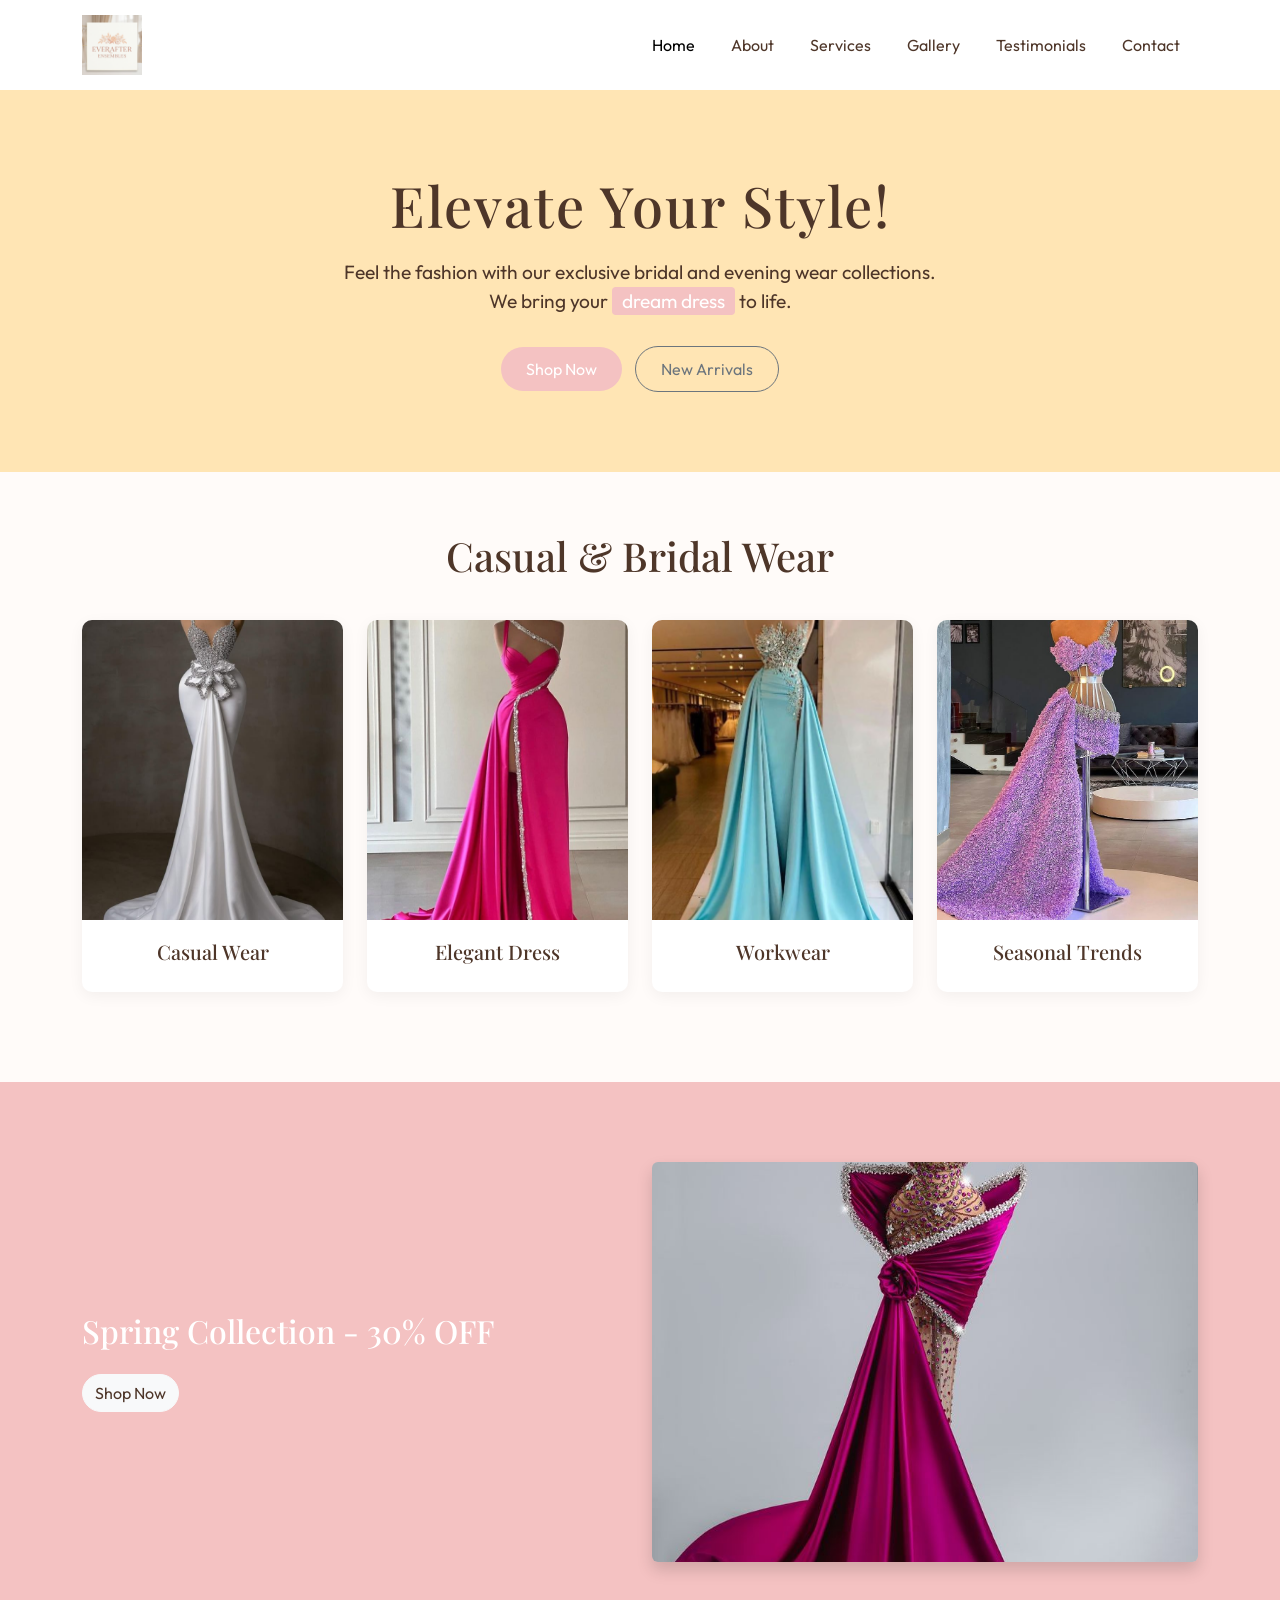
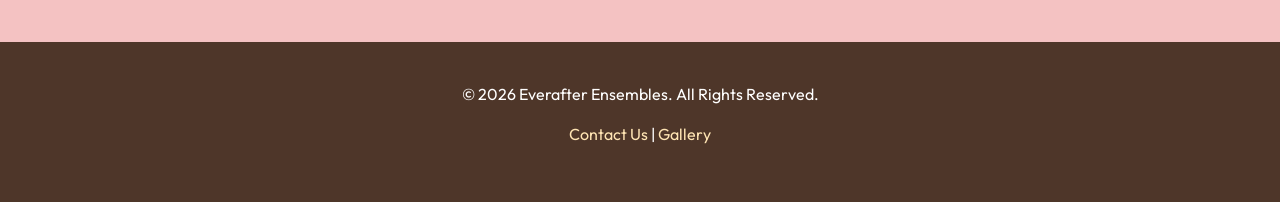
<file: index.html>
<!DOCTYPE html>
<html lang="en">
<head>
    <meta charset="UTF-8">
    <meta name="viewport" content="width=device-width, initial-scale=1.0">
    <title>Home - Everafter Ensembles</title>
    
    <link href="https://cdn.jsdelivr.net/npm/bootstrap@5.3.0/dist/css/bootstrap.min.css" rel="stylesheet">
    
    <link rel="stylesheet" href="style.css">
    
    
    <style>
        .special-highlight {
            background-color: #F4C2C2;
            color: #fff;
            padding: 2px 10px;
            border-radius: 4px;
        }
    </style>
</head>
<body>
    <header>
    <nav class="navbar navbar-expand-lg main-navigation">
        <div class="container">
            <a class="navbar-brand" href="index.html">
                <img src="image/logo.png" alt="Everafter Ensembles Logo">
            </a>
            <button class="navbar-toggler" type="button" data-bs-toggle="collapse" data-bs-target="#navbarNav">
                <span class="navbar-toggler-icon"></span>
            </button>
            <div class="collapse navbar-collapse justify-content-end" id="navbarNav">
                <ul class="navbar-nav">
                    <li class="nav-item"><a class="nav-link active" href="index.html">Home</a></li>
                    <li class="nav-item"><a class="nav-link" href="about.html">About</a></li>
                    <li class="nav-item"><a class="nav-link" href="services.html">Services</a></li>
                    <li class="nav-item"><a class="nav-link" href="gallery.html">Gallery</a></li>
                    <li class="nav-item"><a class="nav-link" href="testimonials.html">Testimonials</a></li>
                    <li class="nav-item"><a class="nav-link" href="contact.html">Contact</a></li>
                </ul>
            </div>
        </div>
    </nav>
    </header>

    
    <section class="intro-banner fade-in">
        <div class="container">
            
            <h1 style="letter-spacing: 2px;">Elevate Your Style!</h1>
            <p>Feel the fashion with our exclusive bridal and evening wear collections. We bring your <span class="special-highlight">dream dress</span> to life.</p>
            <a href="gallery.html" class="btn btn-primary-custom">Shop Now</a>
            <a href="services.html" class="btn btn-outline-secondary" style="border-radius: 30px; padding: 10px 25px; margin-left: 10px;">New Arrivals</a>
        </div>
    </section>

    
    <section class="content-section fade-in">
        <div class="container">
            <h2 class="section-title">Casual & Bridal Wear</h2>
            <div class="row">
                <div class="col-md-3 col-sm-6">
                    <div class="feature-card">
                        <img src="image/1.jpeg" alt="Casual Wear">
                        <div class="card-body">
                            <h5>Casual Wear</h5>
                        </div>
                    </div>
                </div>
                <div class="col-md-3 col-sm-6">
                    <div class="feature-card">
                        <img src="image/2.jpeg" alt="Elegant Dress">
                        <div class="card-body">
                            <h5>Elegant Dress</h5>
                        </div>
                    </div>
                </div>
                <div class="col-md-3 col-sm-6">
                    <div class="feature-card">
                        <img src="image/3.jpeg" alt="Workwear">
                        <div class="card-body">
                            <h5>Workwear</h5>
                        </div>
                    </div>
                </div>
                <div class="col-md-3 col-sm-6">
                    <div class="feature-card">
                        <img src="image/4.jpeg" alt="Seasonal Trends">
                        <div class="card-body">
                            <h5>Seasonal Trends</h5>
                        </div>
                    </div>
                </div>
            </div>
        </div>
    </section>

    
    <section class="intro-banner fade-in" style="background-color: #F4C2C2; color: white;">
        <div class="container">
            <div class="row align-items-center">
                <div class="col-md-6 text-start">
                    <h2 style="color: white;">Spring Collection - 30% OFF</h2>
                    <a href="gallery.html" class="btn btn-light mt-3" style="border-radius: 30px; color: #4E3629;">Shop Now</a>
                </div>
                <div class="col-md-6">
                    <img src="image/5.jpeg" alt="Spring Collection" class="img-fluid rounded shadow" style="max-height: 400px; object-fit: cover; width: 100%;">
                </div>
            </div>
        </div>
    </section>

    
    <footer class="site-footer">
        <div class="container">
            <p>&copy; 2026 Everafter Ensembles. All Rights Reserved.</p>
            <p>
                <a href="contact.html">Contact Us</a> | 
                <a href="gallery.html">Gallery</a>
            </p>
        </div>
    </footer>

    
    <script src="https://cdn.jsdelivr.net/npm/bootstrap@5.3.0/dist/js/bootstrap.bundle.min.js"></script>
    
    <script src="script.js"></script>
</body>
</html>
</file>
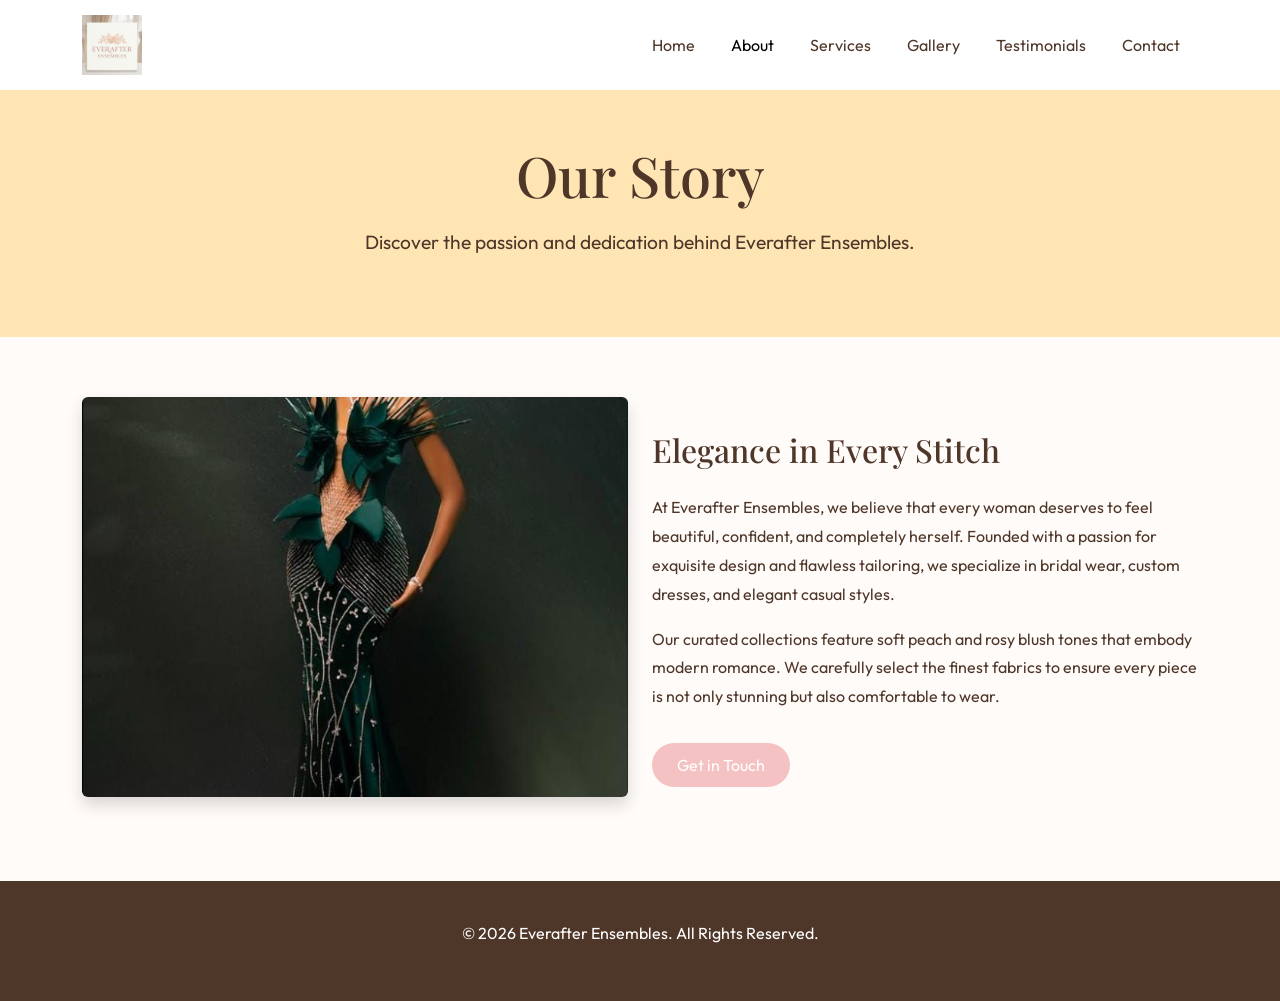
<file: about.html>
<!DOCTYPE html>
<html lang="en">
<head>
    <meta charset="UTF-8">
    <meta name="viewport" content="width=device-width, initial-scale=1.0">
    <title>About Us - Everafter Ensembles</title>
    <link href="https://cdn.jsdelivr.net/npm/bootstrap@5.3.0/dist/css/bootstrap.min.css" rel="stylesheet">
    <link rel="stylesheet" href="style.css">
</head>
<body>

    <nav class="navbar navbar-expand-lg main-navigation">
        <div class="container">
            <a class="navbar-brand" href="index.html">
                <img src="image/logo.png" alt="Everafter Ensembles Logo">
            </a>
            <button class="navbar-toggler" type="button" data-bs-toggle="collapse" data-bs-target="#navbarNav">
                <span class="navbar-toggler-icon"></span>
            </button>
            <div class="collapse navbar-collapse justify-content-end" id="navbarNav">
                <ul class="navbar-nav">
                    <li class="nav-item"><a class="nav-link" href="index.html">Home</a></li>
                    <li class="nav-item"><a class="nav-link active" href="about.html">About</a></li>
                    <li class="nav-item"><a class="nav-link" href="services.html">Services</a></li>
                    <li class="nav-item"><a class="nav-link" href="gallery.html">Gallery</a></li>
                    <li class="nav-item"><a class="nav-link" href="testimonials.html">Testimonials</a></li>
                    <li class="nav-item"><a class="nav-link" href="contact.html">Contact</a></li>
                </ul>
            </div>
        </div>
    </nav>

    <header class="intro-banner fade-in" style="padding: 50px 0;">
        <div class="container">
            <h1>Our Story</h1>
            <p>Discover the passion and dedication behind Everafter Ensembles.</p>
        </div>
    </header>

    <section class="content-section fade-in">
        <div class="container">
            <div class="row align-items-center">
                <div class="col-md-6 mb-4">
                    <img src="image/6.jpeg" alt="About Us" class="img-fluid rounded shadow" style="width:100%; height:400px; object-fit:cover;">
                </div>
                <div class="col-md-6">
                    <h2 class="mb-4">Elegance in Every Stitch</h2>
                    <p style="line-height: 1.8;">At Everafter Ensembles, we believe that every woman deserves to feel beautiful, confident, and completely herself. Founded with a passion for exquisite design and flawless tailoring, we specialize in bridal wear, custom dresses, and elegant casual styles.</p>
                    <p style="line-height: 1.8;">Our curated collections feature soft peach and rosy blush tones that embody modern romance. We carefully select the finest fabrics to ensure every piece is not only stunning but also comfortable to wear.</p>
                    <a href="contact.html" class="btn btn-primary-custom mt-3">Get in Touch</a>
                </div>
            </div>
        </div>
    </section>

    <footer class="site-footer">
        <div class="container">
            <p>&copy; 2026 Everafter Ensembles. All Rights Reserved.</p>
        </div>
    </footer>

    <script src="https://cdn.jsdelivr.net/npm/bootstrap@5.3.0/dist/js/bootstrap.bundle.min.js"></script>
    <script src="script.js"></script>
</body>
</html>
</file>
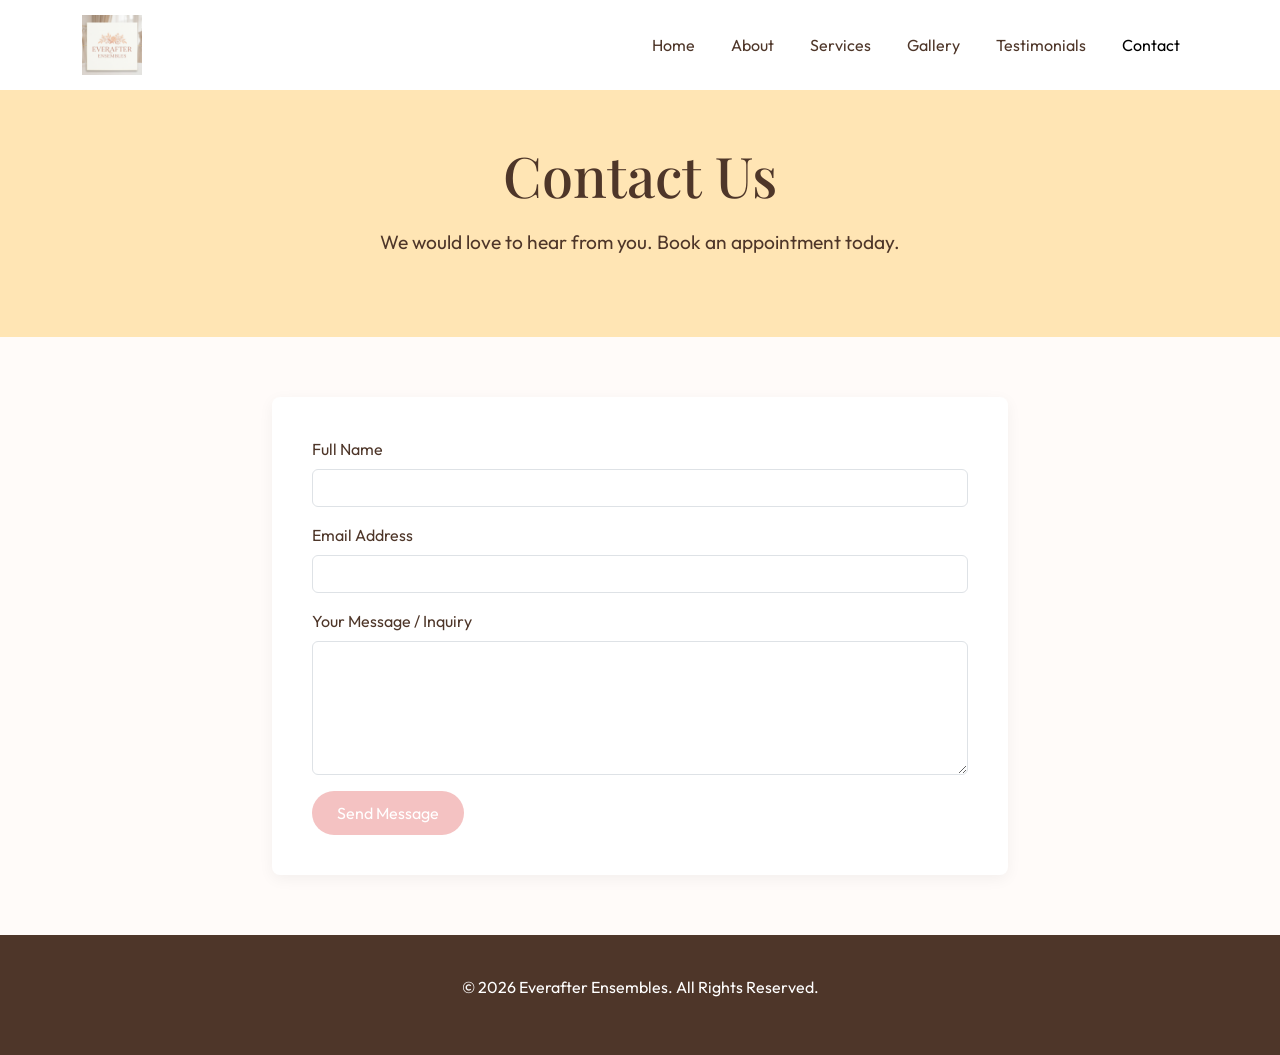
<file: contact.html>
<!DOCTYPE html>
<html lang="en">
<head>
    <meta charset="UTF-8">
    <meta name="viewport" content="width=device-width, initial-scale=1.0">
    <title>Contact - Everafter Ensembles</title>
    <link href="https://cdn.jsdelivr.net/npm/bootstrap@5.3.0/dist/css/bootstrap.min.css" rel="stylesheet">
    <link rel="stylesheet" href="style.css">
    <style>
        .contact-form {
            background: #fff;
            padding: 40px;
            border-radius: 8px;
            box-shadow: 0 4px 15px rgba(0,0,0,0.05);
        }
    </style>
</head>
<body>

    <nav class="navbar navbar-expand-lg main-navigation">
        <div class="container">
            <a class="navbar-brand" href="index.html">
                <img src="image/logo.png" alt="Everafter Ensembles Logo">
            </a>
            <button class="navbar-toggler" type="button" data-bs-toggle="collapse" data-bs-target="#navbarNav">
                <span class="navbar-toggler-icon"></span>
            </button>
            <div class="collapse navbar-collapse justify-content-end" id="navbarNav">
                <ul class="navbar-nav">
                    <li class="nav-item"><a class="nav-link" href="index.html">Home</a></li>
                    <li class="nav-item"><a class="nav-link" href="about.html">About</a></li>
                    <li class="nav-item"><a class="nav-link" href="services.html">Services</a></li>
                    <li class="nav-item"><a class="nav-link" href="gallery.html">Gallery</a></li>
                    <li class="nav-item"><a class="nav-link" href="testimonials.html">Testimonials</a></li>
                    <li class="nav-item"><a class="nav-link active" href="contact.html">Contact</a></li>
                </ul>
            </div>
        </div>
    </nav>

    <header class="intro-banner fade-in" style="padding: 50px 0;">
        <div class="container">
            <h1>Contact Us</h1>
            <p>We would love to hear from you. Book an appointment today.</p>
        </div>
    </header>

    <section class="content-section fade-in">
        <div class="container">
            <div class="row justify-content-center">
                <div class="col-md-8">
                    <form id="contactForm" class="contact-form">
                        <div class="mb-3">
                            <label for="name" class="form-label">Full Name</label>
                            <input type="text" class="form-control" id="name" required>
                        </div>
                        <div class="mb-3">
                            <label for="email" class="form-label">Email Address</label>
                            <input type="email" class="form-control" id="email" required>
                        </div>
                        <div class="mb-3">
                            <label for="message" class="form-label">Your Message / Inquiry</label>
                            <textarea class="form-control" id="message" rows="5" required></textarea>
                        </div>
                        <button type="submit" class="btn btn-primary-custom">Send Message</button>
                    </form>
                </div>
            </div>
        </div>
    </section>

    <footer class="site-footer">
        <div class="container">
            <p>&copy; 2026 Everafter Ensembles. All Rights Reserved.</p>
        </div>
    </footer>

    <script src="https://cdn.jsdelivr.net/npm/bootstrap@5.3.0/dist/js/bootstrap.bundle.min.js"></script>
    <script src="script.js"></script>
</body>
</html>
</file>
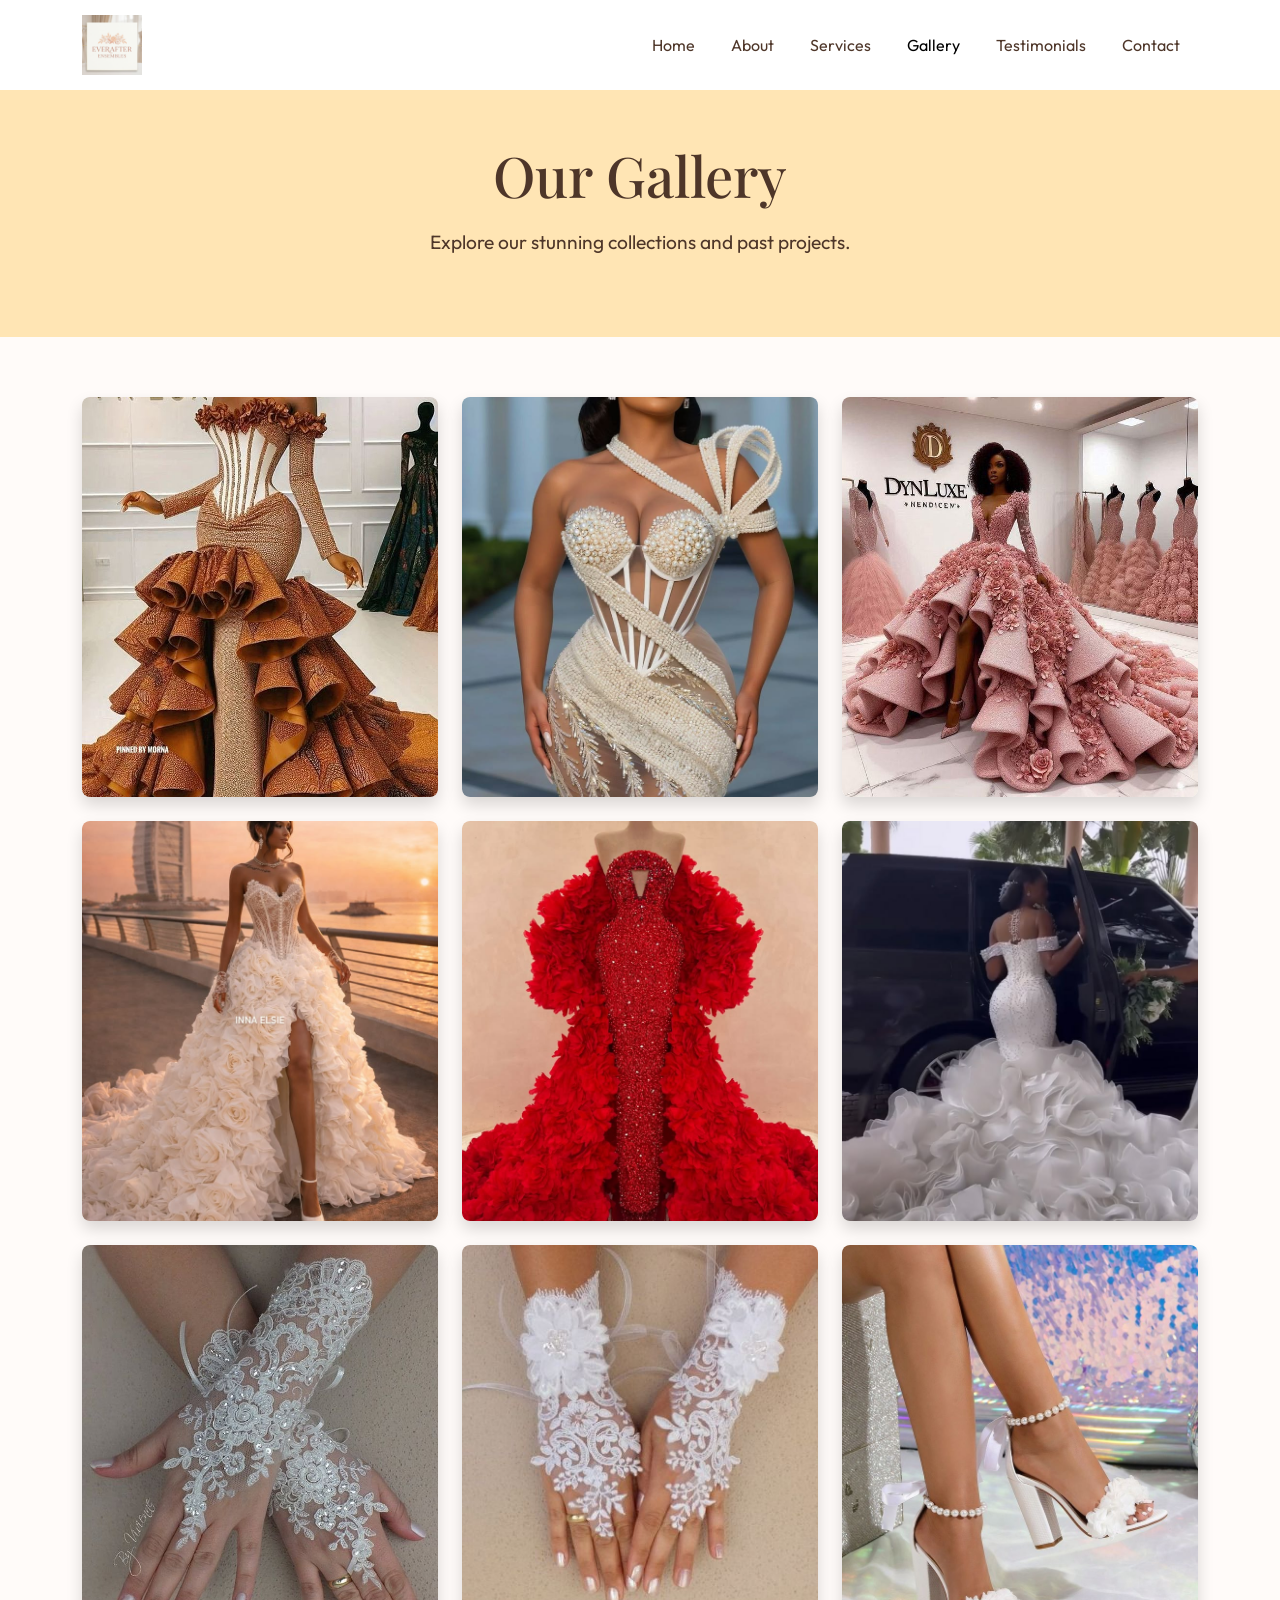
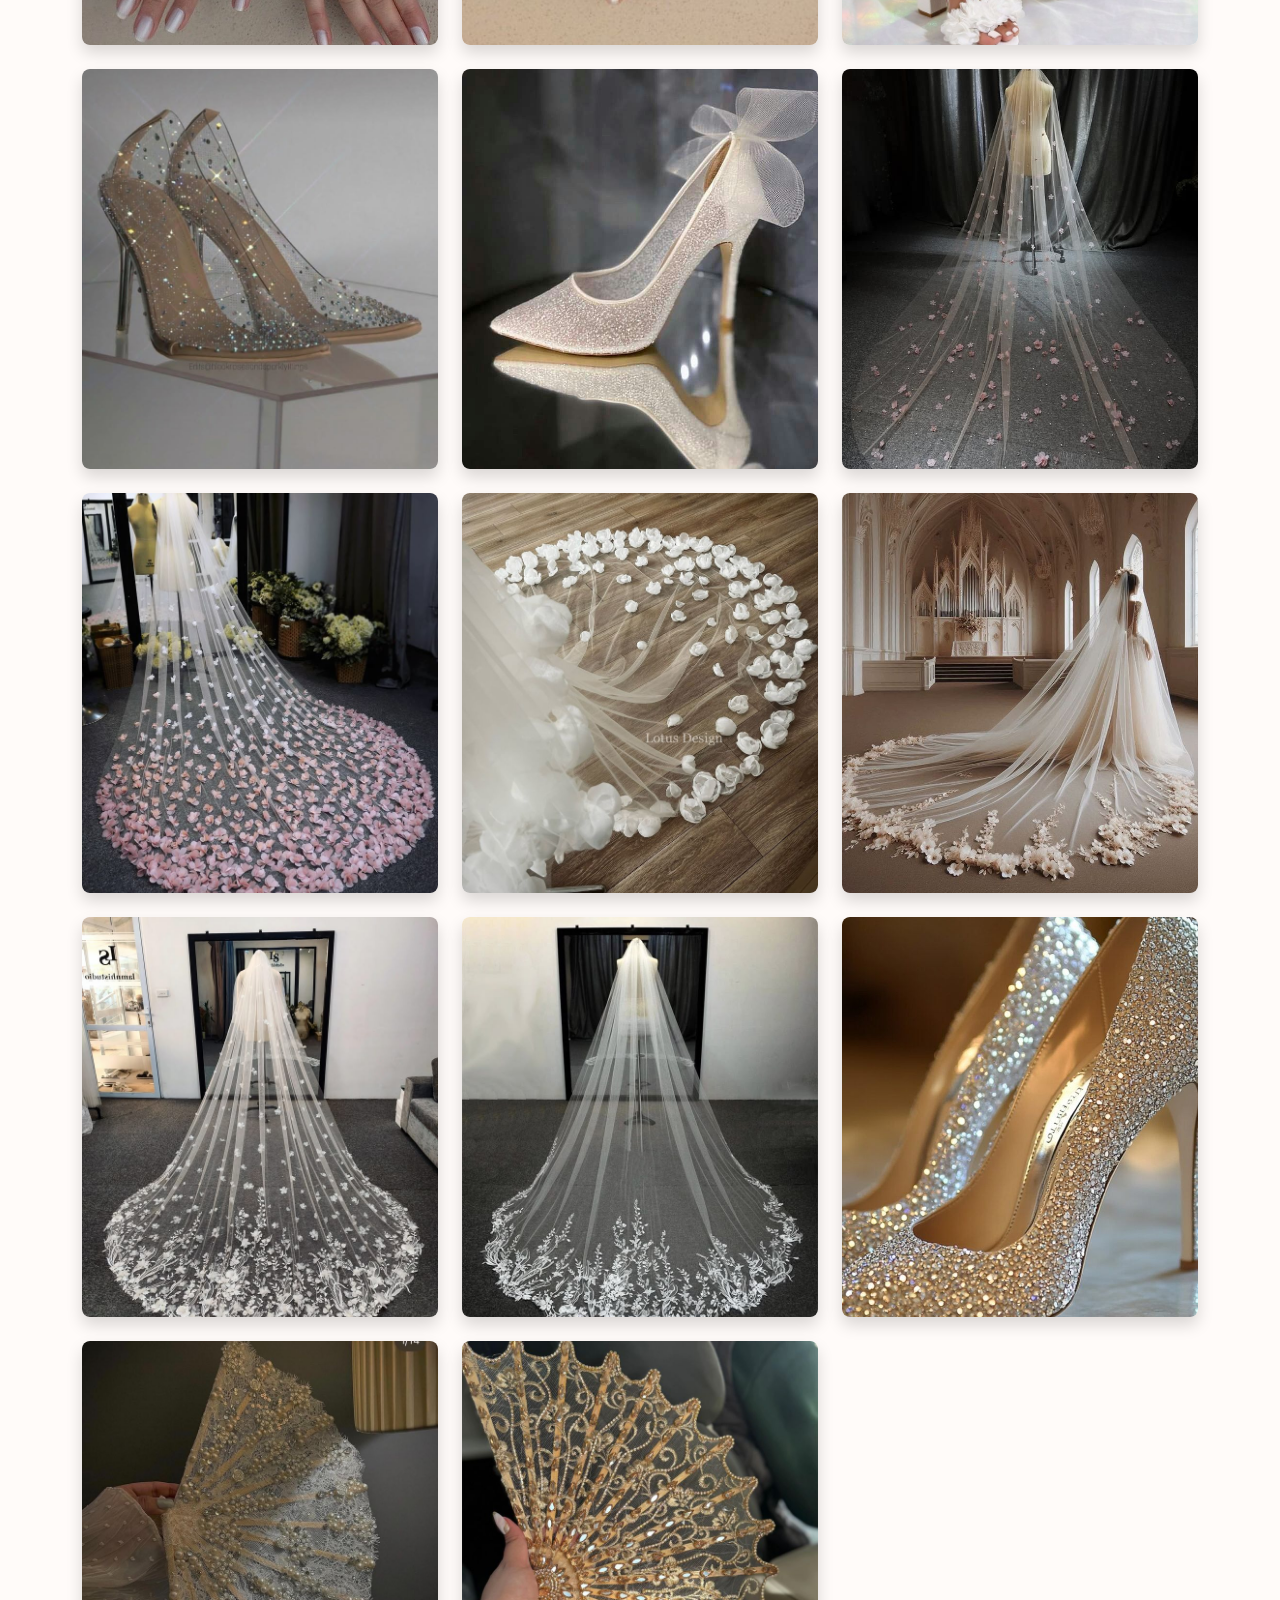
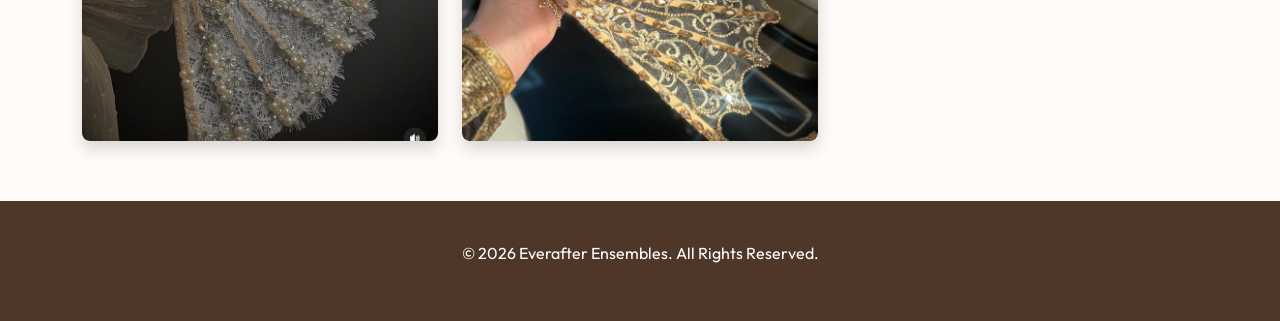
<file: gallery.html>
<!DOCTYPE html>
<html lang="en">
<head>
    <meta charset="UTF-8">
    <meta name="viewport" content="width=device-width, initial-scale=1.0">
    <title>Gallery - Everafter Ensembles</title>
    <link href="https://cdn.jsdelivr.net/npm/bootstrap@5.3.0/dist/css/bootstrap.min.css" rel="stylesheet">
    <link rel="stylesheet" href="style.css">
</head>
<body>

    <nav class="navbar navbar-expand-lg main-navigation">
        <div class="container">
            <a class="navbar-brand" href="index.html">
                <img src="image/logo.png" alt="Everafter Ensembles Logo">
            </a>
            <button class="navbar-toggler" type="button" data-bs-toggle="collapse" data-bs-target="#navbarNav">
                <span class="navbar-toggler-icon"></span>
            </button>
            <div class="collapse navbar-collapse justify-content-end" id="navbarNav">
                <ul class="navbar-nav">
                    <li class="nav-item"><a class="nav-link" href="index.html">Home</a></li>
                    <li class="nav-item"><a class="nav-link" href="about.html">About</a></li>
                    <li class="nav-item"><a class="nav-link" href="services.html">Services</a></li>
                    <li class="nav-item"><a class="nav-link active" href="gallery.html">Gallery</a></li>
                    <li class="nav-item"><a class="nav-link" href="testimonials.html">Testimonials</a></li>
                    <li class="nav-item"><a class="nav-link" href="contact.html">Contact</a></li>
                </ul>
            </div>
        </div>
    </nav>

    <header class="intro-banner fade-in" style="padding: 50px 0;">
        <div class="container">
            <h1>Our Gallery</h1>
            <p>Explore our stunning collections and past projects.</p>
        </div>
    </header>

    <section class="content-section fade-in">
        <div class="container">
            <div class="row g-4">
                <div class="col-lg-4 col-md-6">
                    <div class="hover-zoom-img shadow">
                        <img src="image/7.jpeg" alt="Gallery Image 1" class="img-fluid rounded" style="height: 400px; width:100%; object-fit:cover;">
                    </div>
                </div>
                <div class="col-lg-4 col-md-6">
                    <div class="hover-zoom-img shadow">
                        <img src="image/8.jpeg" alt="Gallery Image 2" class="img-fluid rounded" style="height: 400px; width:100%; object-fit:cover;">
                    </div>
                </div>
                <div class="col-lg-4 col-md-6">
                    <div class="hover-zoom-img shadow">
                        <img src="image/9.jpeg" alt="Gallery Image 3" class="img-fluid rounded" style="height: 400px; width:100%; object-fit:cover;">
                    </div>
                </div>
                <div class="col-lg-4 col-md-6">
                    <div class="hover-zoom-img shadow">
                        <img src="image/10.jpeg" alt="Gallery Image 4" class="img-fluid rounded" style="height: 400px; width:100%; object-fit:cover;">
                    </div>
                </div>
                <div class="col-lg-4 col-md-6">
                    <div class="hover-zoom-img shadow">
                        <img src="image/11.jpeg" alt="Gallery Image 5" class="img-fluid rounded" style="height: 400px; width:100%; object-fit:cover;">
                    </div>
                </div>
                <div class="col-lg-4 col-md-6">
                    <div class="hover-zoom-img shadow">
                        <img src="image/12.jpeg" alt="Gallery Image 6" class="img-fluid rounded" style="height: 400px; width:100%; object-fit:cover;">
                    </div>
                </div>
                <div class="col-lg-4 col-md-6">
                    <div class="hover-zoom-img shadow">
                        <img src="image/21.jpeg" alt="Gallery Image 7" class="img-fluid rounded" style="height: 400px; width:100%; object-fit:cover;">
                    </div>
                </div>
                <div class="col-lg-4 col-md-6">
                    <div class="hover-zoom-img shadow">
                        <img src="image/22.jpeg" alt="Gallery Image 8" class="img-fluid rounded" style="height: 400px; width:100%; object-fit:cover;">
                    </div>
                </div>
                <div class="col-lg-4 col-md-6">
                    <div class="hover-zoom-img shadow">
                        <img src="image/23.jpeg" alt="Gallery Image 9" class="img-fluid rounded" style="height: 400px; width:100%; object-fit:cover;">
                    </div>
                </div>
                <div class="col-lg-4 col-md-6">
                    <div class="hover-zoom-img shadow">
                        <img src="image/24.jpeg" alt="Gallery Image 10" class="img-fluid rounded" style="height: 400px; width:100%; object-fit:cover;">
                    </div>
                </div>
                <div class="col-lg-4 col-md-6">
                    <div class="hover-zoom-img shadow">
                        <img src="image/25.jpeg" alt="Gallery Image 11" class="img-fluid rounded" style="height: 400px; width:100%; object-fit:cover;">
                    </div>
                </div>
                <div class="col-lg-4 col-md-6">
                    <div class="hover-zoom-img shadow">
                        <img src="image/26.jpeg" alt="Gallery Image 12" class="img-fluid rounded" style="height: 400px; width:100%; object-fit:cover;">
                    </div>
                </div>
                <div class="col-lg-4 col-md-6">
                    <div class="hover-zoom-img shadow">
                        <img src="image/27.jpeg" alt="Gallery Image 13" class="img-fluid rounded" style="height: 400px; width:100%; object-fit:cover;">
                    </div>
                </div>
                <div class="col-lg-4 col-md-6">
                    <div class="hover-zoom-img shadow">
                        <img src="image/28.jpeg" alt="Gallery Image 14" class="img-fluid rounded" style="height: 400px; width:100%; object-fit:cover;">
                    </div>
                </div>
                <div class="col-lg-4 col-md-6">
                    <div class="hover-zoom-img shadow">
                        <img src="image/29.jpeg" alt="Gallery Image 15" class="img-fluid rounded" style="height: 400px; width:100%; object-fit:cover;">
                    </div>
                </div>
                <div class="col-lg-4 col-md-6">
                    <div class="hover-zoom-img shadow">
                        <img src="image/30.jpeg" alt="Gallery Image 16" class="img-fluid rounded" style="height: 400px; width:100%; object-fit:cover;">
                    </div>
                </div>
                <div class="col-lg-4 col-md-6">
                    <div class="hover-zoom-img shadow">
                        <img src="image/31.jpeg" alt="Gallery Image 17" class="img-fluid rounded" style="height: 400px; width:100%; object-fit:cover;">
                    </div>
                </div>
                <div class="col-lg-4 col-md-6">
                    <div class="hover-zoom-img shadow">
                        <img src="image/32.jpeg" alt="Gallery Image 18" class="img-fluid rounded" style="height: 400px; width:100%; object-fit:cover;">
                    </div>
                </div>
                <div class="col-lg-4 col-md-6">
                    <div class="hover-zoom-img shadow">
                        <img src="image/33.jpeg" alt="Gallery Image 19" class="img-fluid rounded" style="height: 400px; width:100%; object-fit:cover;">
                    </div>
                </div>
                <div class="col-lg-4 col-md-6">
                    <div class="hover-zoom-img shadow">
                        <img src="image/34.jpeg" alt="Gallery Image 20" class="img-fluid rounded" style="height: 400px; width:100%; object-fit:cover;">
                    </div>
                </div>
            </div>
        </div>
    </section>

    <footer class="site-footer">
        <div class="container">
            <p>&copy; 2026 Everafter Ensembles. All Rights Reserved.</p>
        </div>
    </footer>

    <script src="https://cdn.jsdelivr.net/npm/bootstrap@5.3.0/dist/js/bootstrap.bundle.min.js"></script>
    <script src="script.js"></script>
</body>
</html>
</file>
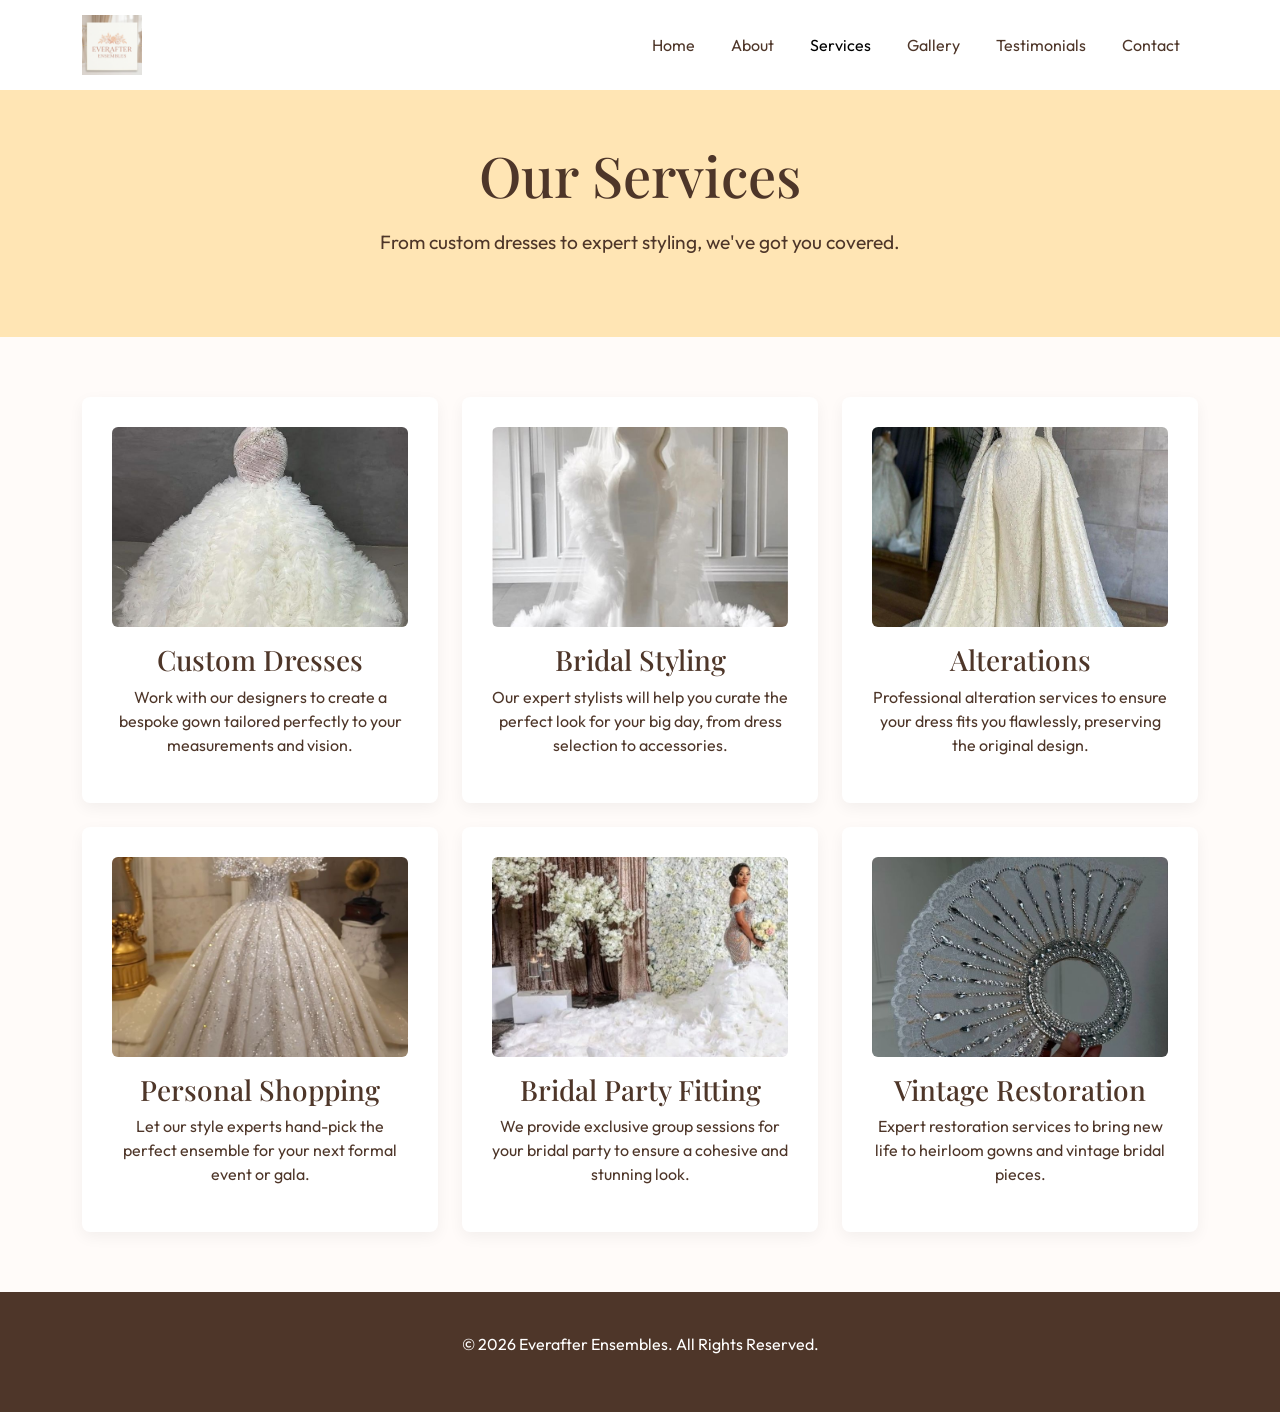
<file: services.html>
<!DOCTYPE html>
<html lang="en">
<head>
    <meta charset="UTF-8">
    <meta name="viewport" content="width=device-width, initial-scale=1.0">
    <title>Services - Everafter Ensembles</title>
    <link href="https://cdn.jsdelivr.net/npm/bootstrap@5.3.0/dist/css/bootstrap.min.css" rel="stylesheet">
    <link rel="stylesheet" href="style.css">
    <style>
        .service-block {
            background-color: #FFFFFF;
            padding: 30px;
            border-radius: 8px;
            box-shadow: 0 5px 15px rgba(0,0,0,0.05);
            height: 100%;
        }
    </style>
</head>
<body>

    <nav class="navbar navbar-expand-lg main-navigation">
        <div class="container">
            <a class="navbar-brand" href="index.html">
                <img src="image/logo.png" alt="Everafter Ensembles Logo">
            </a>
            <button class="navbar-toggler" type="button" data-bs-toggle="collapse" data-bs-target="#navbarNav">
                <span class="navbar-toggler-icon"></span>
            </button>
            <div class="collapse navbar-collapse justify-content-end" id="navbarNav">
                <ul class="navbar-nav">
                    <li class="nav-item"><a class="nav-link" href="index.html">Home</a></li>
                    <li class="nav-item"><a class="nav-link" href="about.html">About</a></li>
                    <li class="nav-item"><a class="nav-link active" href="services.html">Services</a></li>
                    <li class="nav-item"><a class="nav-link" href="gallery.html">Gallery</a></li>
                    <li class="nav-item"><a class="nav-link" href="testimonials.html">Testimonials</a></li>
                    <li class="nav-item"><a class="nav-link" href="contact.html">Contact</a></li>
                </ul>
            </div>
        </div>
    </nav>

    <header class="intro-banner fade-in" style="padding: 50px 0;">
        <div class="container">
            <h1>Our Services</h1>
            <p>From custom dresses to expert styling, we've got you covered.</p>
        </div>
    </header>

    <section class="content-section fade-in">
        <div class="container">
            <div class="row g-4">
                <div class="col-md-4">
                    <div class="service-block text-center">
                        <img src="image/13.jpeg" alt="Custom Dresses" class="img-fluid rounded mb-3" style="height:200px; width:100%; object-fit:cover;">
                        <h3>Custom Dresses</h3>
                        <p>Work with our designers to create a bespoke gown tailored perfectly to your measurements and vision.</p>
                    </div>
                </div>
                <div class="col-md-4">
                    <div class="service-block text-center">
                        <img src="image/14.jpeg" alt="Bridal Styling" class="img-fluid rounded mb-3" style="height:200px; width:100%; object-fit:cover;">
                        <h3>Bridal Styling</h3>
                        <p>Our expert stylists will help you curate the perfect look for your big day, from dress selection to accessories.</p>
                    </div>
                </div>
                <div class="col-md-4">
                    <div class="service-block text-center">
                        <img src="image/15.jpeg" alt="Alterations" class="img-fluid rounded mb-3" style="height:200px; width:100%; object-fit:cover;">
                        <h3>Alterations</h3>
                        <p>Professional alteration services to ensure your dress fits you flawlessly, preserving the original design.</p>
                    </div>
                </div>
                <div class="col-md-4 mt-4">
                    <div class="service-block text-center">
                        <img src="image/16.jpeg" alt="Personal Shopping" class="img-fluid rounded mb-3" style="height:200px; width:100%; object-fit:cover;">
                        <h3>Personal Shopping</h3>
                        <p>Let our style experts hand-pick the perfect ensemble for your next formal event or gala.</p>
                    </div>
                </div>
                <div class="col-md-4 mt-4">
                    <div class="service-block text-center">
                        <img src="image/18.jpeg" alt="Bridal Party Fitting" class="img-fluid rounded mb-3" style="height:200px; width:100%; object-fit:cover;">
                        <h3>Bridal Party Fitting</h3>
                        <p>We provide exclusive group sessions for your bridal party to ensure a cohesive and stunning look.</p>
                    </div>
                </div>
                <div class="col-md-4 mt-4">
                    <div class="service-block text-center">
                        <img src="image/20.jpeg" alt="Vintage Restoration" class="img-fluid rounded mb-3" style="height:200px; width:100%; object-fit:cover;">
                        <h3>Vintage Restoration</h3>
                        <p>Expert restoration services to bring new life to heirloom gowns and vintage bridal pieces.</p>
                    </div>
                </div>
            </div>
        </div>
    </section>

    <footer class="site-footer">
        <div class="container">
            <p>&copy; 2026 Everafter Ensembles. All Rights Reserved.</p>
        </div>
    </footer>

    <script src="https://cdn.jsdelivr.net/npm/bootstrap@5.3.0/dist/js/bootstrap.bundle.min.js"></script>
    <script src="script.js"></script>
</body>
</html>
</file>
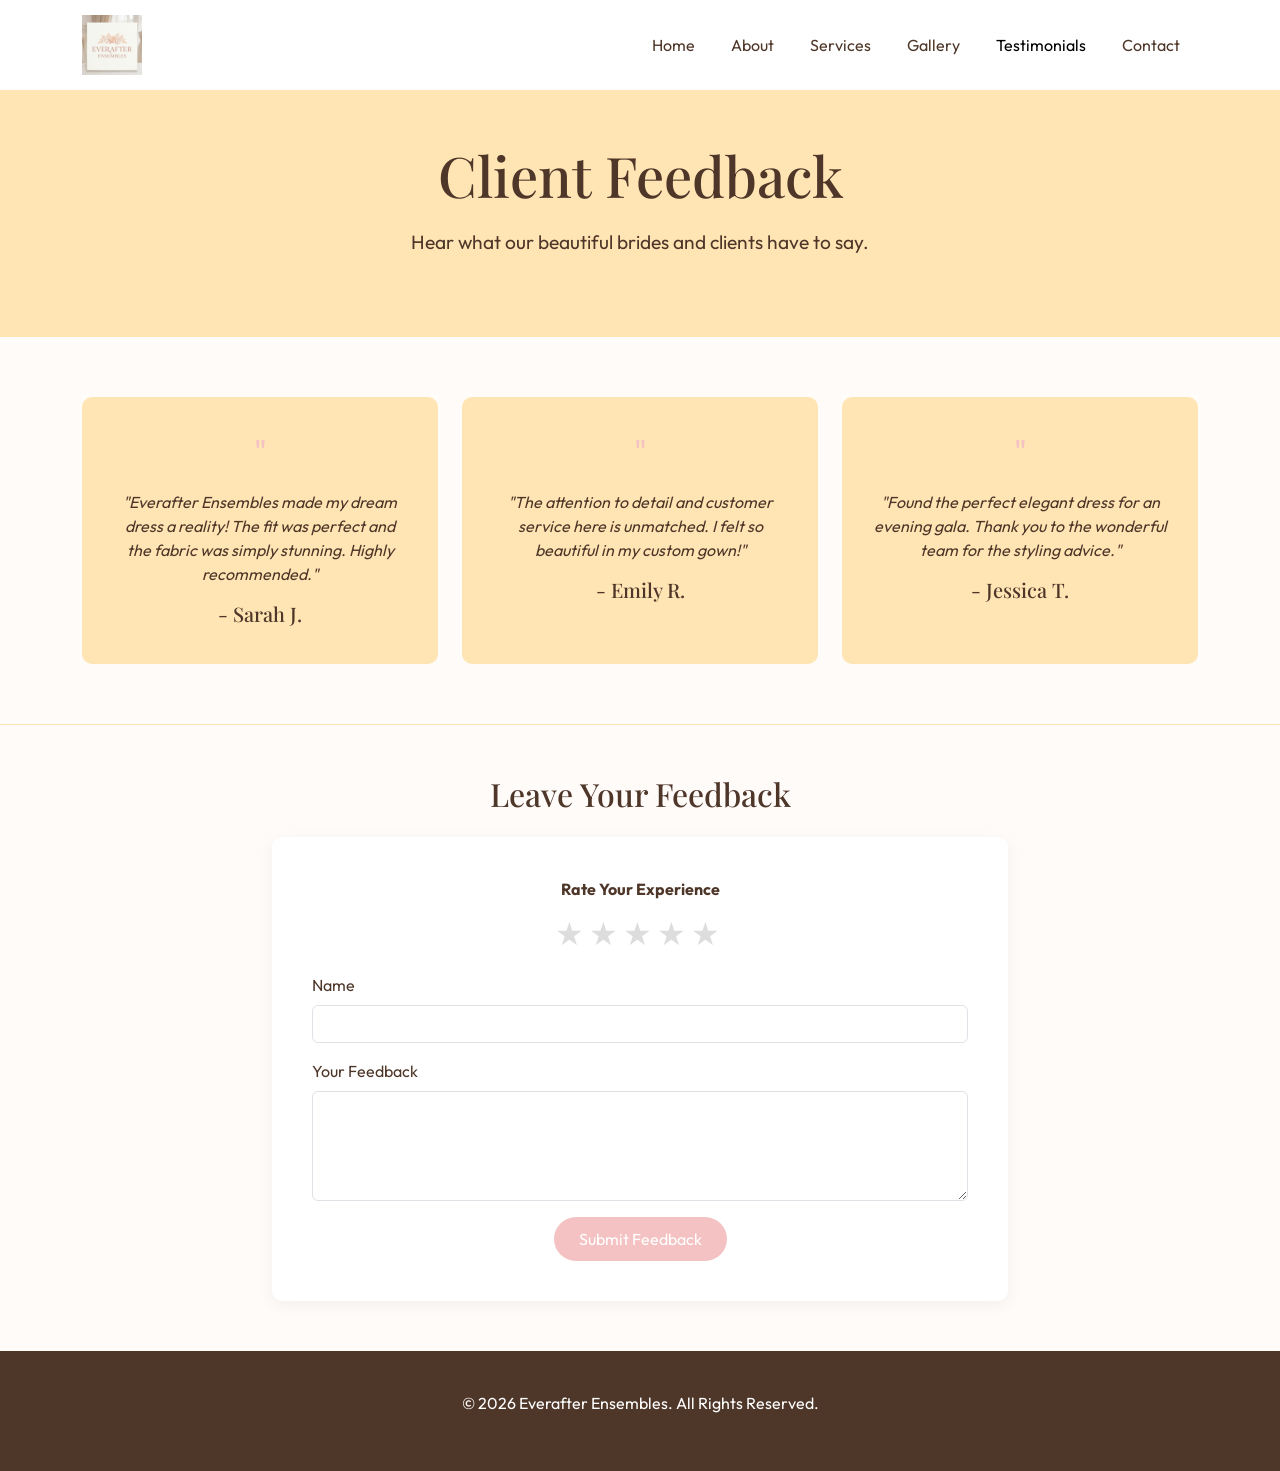
<file: testimonials.html>
<!DOCTYPE html>
<html lang="en">
<head>
    <meta charset="UTF-8">
    <meta name="viewport" content="width=device-width, initial-scale=1.0">
    <title>Testimonials - Everafter Ensembles</title>
    <link href="https://cdn.jsdelivr.net/npm/bootstrap@5.3.0/dist/css/bootstrap.min.css" rel="stylesheet">
    <link rel="stylesheet" href="style.css">
    <style>
        .testimonial-card {
            background-color: #FFE5B4;
            padding: 30px;
            border-radius: 10px;
            text-align: center;
            height: 100%;
        }
        .quote-icon {
            font-size: 2rem;
            color: #F4C2C2;
            margin-bottom: 15px;
        }
        .feedback-section {
            background-color: #FFFBF9;
            padding: 50px 0;
            border-top: 1px solid #FFE5B4;
        }
        .feedback-form {
            background: #fff;
            padding: 40px;
            border-radius: 10px;
            box-shadow: 0 4px 15px rgba(0,0,0,0.05);
        }
    </style>
</head>
<body>

    <nav class="navbar navbar-expand-lg main-navigation">
        <div class="container">
            <a class="navbar-brand" href="index.html">
                <img src="image/logo.png" alt="Everafter Ensembles Logo">
            </a>
            <button class="navbar-toggler" type="button" data-bs-toggle="collapse" data-bs-target="#navbarNav">
                <span class="navbar-toggler-icon"></span>
            </button>
            <div class="collapse navbar-collapse justify-content-end" id="navbarNav">
                <ul class="navbar-nav">
                    <li class="nav-item"><a class="nav-link" href="index.html">Home</a></li>
                    <li class="nav-item"><a class="nav-link" href="about.html">About</a></li>
                    <li class="nav-item"><a class="nav-link" href="services.html">Services</a></li>
                    <li class="nav-item"><a class="nav-link" href="gallery.html">Gallery</a></li>
                    <li class="nav-item"><a class="nav-link active" href="testimonials.html">Testimonials</a></li>
                    <li class="nav-item"><a class="nav-link" href="contact.html">Contact</a></li>
                </ul>
            </div>
        </div>
    </nav>

    <header class="intro-banner fade-in" style="padding: 50px 0;">
        <div class="container">
            <h1>Client Feedback</h1>
            <p>Hear what our beautiful brides and clients have to say.</p>
        </div>
    </header>

    <section class="content-section fade-in">
        <div class="container">
            <div class="row g-4">
                <div class="col-md-4">
                    <div class="testimonial-card">
                        <div class="quote-icon">"</div>
                        <p><em>"Everafter Ensembles made my dream dress a reality! The fit was perfect and the fabric was simply stunning. Highly recommended."</em></p>
                        <h5 class="mt-3">- Sarah J.</h5>
                    </div>
                </div>
                <div class="col-md-4">
                    <div class="testimonial-card">
                        <div class="quote-icon">"</div>
                        <p><em>"The attention to detail and customer service here is unmatched. I felt so beautiful in my custom gown!"</em></p>
                        <h5 class="mt-3">- Emily R.</h5>
                    </div>
                </div>
                <div class="col-md-4">
                    <div class="testimonial-card">
                        <div class="quote-icon">"</div>
                        <p><em>"Found the perfect elegant dress for an evening gala. Thank you to the wonderful team for the styling advice."</em></p>
                        <h5 class="mt-3">- Jessica T.</h5>
                    </div>
                </div>
            </div>
        </div>
    </section>

    <section class="feedback-section fade-in">
        <div class="container">
            <div class="row justify-content-center">
                <div class="col-md-8">
                    <h2 class="text-center mb-4">Leave Your Feedback</h2>
                    <form class="feedback-form" onsubmit="event.preventDefault(); alert('Thank you for your valuable feedback!'); this.reset();">
                        <div class="mb-3 text-center">
                            <label class="form-label d-block fw-bold">Rate Your Experience</label>
                            <div class="star-rating d-inline-flex">
                                <input type="radio" id="star5" name="rating" value="5" required />
                                <label for="star5" title="5 stars">&#9733;</label>
                                <input type="radio" id="star4" name="rating" value="4" />
                                <label for="star4" title="4 stars">&#9733;</label>
                                <input type="radio" id="star3" name="rating" value="3" />
                                <label for="star3" title="3 stars">&#9733;</label>
                                <input type="radio" id="star2" name="rating" value="2" />
                                <label for="star2" title="2 stars">&#9733;</label>
                                <input type="radio" id="star1" name="rating" value="1" />
                                <label for="star1" title="1 star">&#9733;</label>
                            </div>
                        </div>
                        <div class="mb-3">
                            <label for="feedbackName" class="form-label">Name</label>
                            <input type="text" class="form-control" id="feedbackName" required>
                        </div>
                        <div class="mb-3">
                            <label for="feedbackText" class="form-label">Your Feedback</label>
                            <textarea class="form-control" id="feedbackText" rows="4" required></textarea>
                        </div>
                        <div class="text-center">
                            <button type="submit" class="btn btn-primary-custom">Submit Feedback</button>
                        </div>
                    </form>
                </div>
            </div>
        </div>
    </section>

    <footer class="site-footer">
        <div class="container">
            <p>&copy; 2026 Everafter Ensembles. All Rights Reserved.</p>
        </div>
    </footer>

    <script src="https://cdn.jsdelivr.net/npm/bootstrap@5.3.0/dist/js/bootstrap.bundle.min.js"></script>
    <script src="script.js"></script>
</body>
</html>
</file>
<file: style.css>
@import url('https://fonts.googleapis.com/css2?family=Outfit:wght@300;400;600&family=Playfair+Display:ital,wght@0,400;0,600;1,400&display=swap');

body {
  font-family: 'Outfit', sans-serif;
  color: #4E3629;
  background-color: #FFFBF9;
  margin: 0;
  padding: 0;
}

h1, h2, h3, h4, h5, h6 {
  font-family: 'Playfair Display', serif;
  color: #4E3629;
}


.main-navigation {
  background-color: #FFFFFF;
  border-bottom: 1px solid #FFE5B4;
  padding: 10px 0;
}
.main-navigation .navbar-brand img {
  height: 60px;
}
.main-navigation .nav-link {
  color: #4E3629;
  font-weight: 400;
  margin: 0 10px;
  transition: all 0.3s ease;
}
.main-navigation .nav-link:hover {
  color: #F4C2C2;
}


.intro-banner {
  background-color: #FFE5B4;
  padding: 80px 0;
  text-align: center;
}
.intro-banner h1 {
  font-size: 3.5rem;
  margin-bottom: 20px;
}
.intro-banner p {
  font-size: 1.2rem;
  margin-bottom: 30px;
  max-width: 600px;
  margin-left: auto;
  margin-right: auto;
}


.btn-primary-custom {
  background-color: #F4C2C2;
  color: #FFFFFF;
  border: none;
  padding: 10px 25px;
  font-size: 1rem;
  border-radius: 30px;
  transition: all 0.3s ease;
}
.btn-primary-custom:hover {
  background-color: #4E3629;
  color: #FFFFFF;
}


.content-section {
  padding: 60px 0;
}
.section-title {
  text-align: center;
  margin-bottom: 40px;
  font-size: 2.5rem;
}


.feature-card {
  border: none;
  background-color: #FFFFFF;
  box-shadow: 0 4px 15px rgba(0,0,0,0.05);
  transition: all 0.3s ease;
  border-radius: 10px;
  overflow: hidden;
  margin-bottom: 30px;
}
.feature-card:hover {
  transform: translateY(-8px);
  box-shadow: 0 12px 30px rgba(0,0,0,0.15);
}
.feature-card .image-wrapper {
  overflow: hidden; 
}
.feature-card img {
  width: 100%;
  height: 300px;
  object-fit: cover;
  transition: transform 0.5s ease;
}
.feature-card:hover img {
  transform: scale(1.08);
}
.feature-card .card-body {
  padding: 20px;
  text-align: center;
}


.hover-zoom-img {
  overflow: hidden;
  border-radius: 8px; 
}
.hover-zoom-img img {
  transition: transform 0.5s ease;
}
.hover-zoom-img:hover img {
  transform: scale(1.08);
}


.site-footer {
  background-color: #4E3629;
  color: #FFFFFF;
  padding: 40px 0;
  text-align: center;
}
.site-footer a {
  color: #FFE5B4;
  text-decoration: none;
}
.site-footer a:hover {
  color: #F4C2C2;
}


.star-rating {
  display: flex;
  flex-direction: row-reverse;
  justify-content: flex-end;
}
.star-rating input {
  display: none;
}
.star-rating label {
  font-size: 2rem;
  color: #ddd;
  cursor: pointer;
  transition: color 0.2s;
  padding-right: 5px;
}
.star-rating input:checked ~ label,
.star-rating label:hover,
.star-rating label:hover ~ label {
  color: #F4C2C2;
}
</file>
